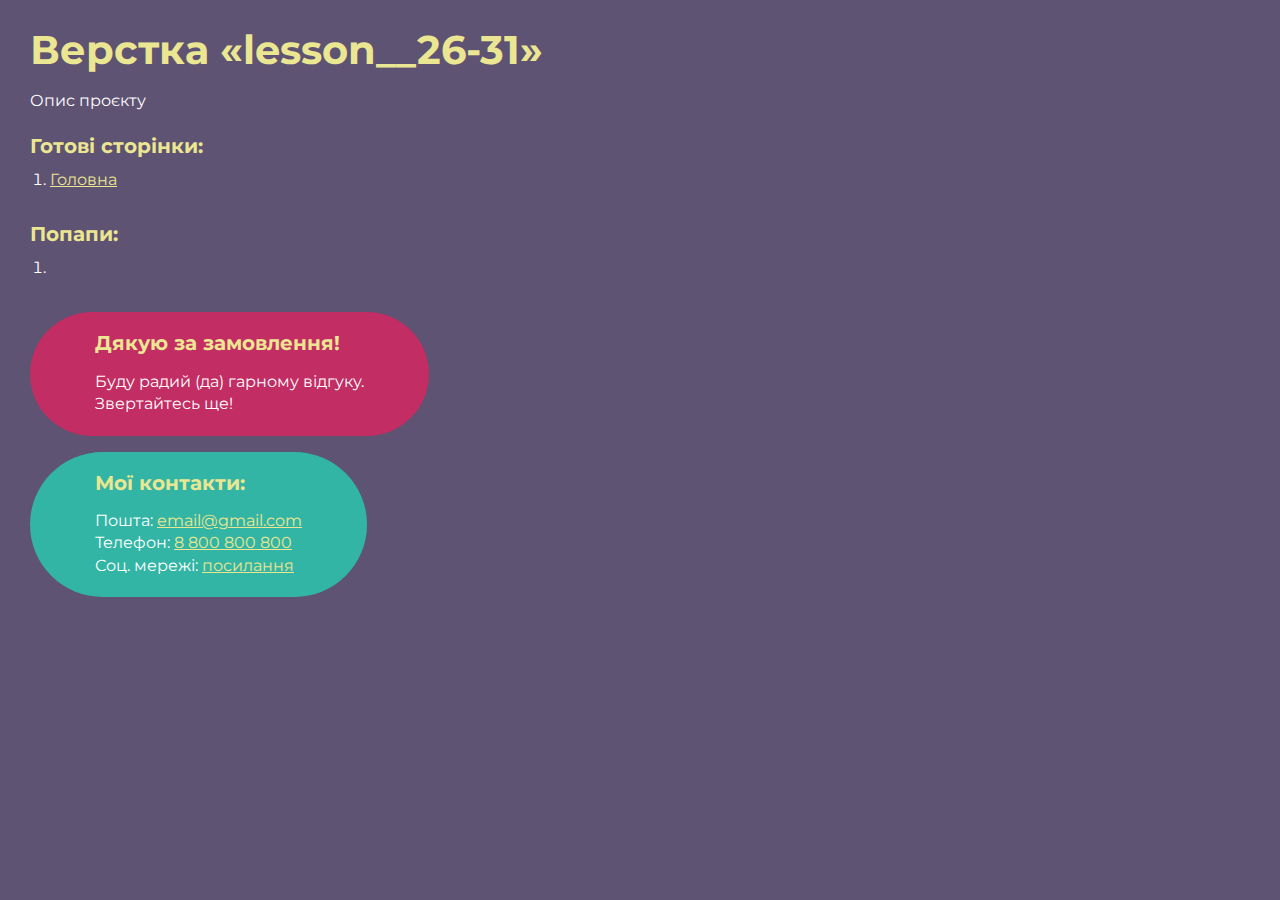
<file: index.html>
<!DOCTYPE html>
<html>

<head>
	<meta charset="UTF-8">
	<meta name="viewport" content="width=device-width, initial-scale=1.0">
	<title>Верстка «lesson__26-31»</title>
</head>

<body>
	<div class="rootpage">
		<h1>Верстка «lesson__26-31»</h1>
		<div class="rootpage__info">
			Опис проєкту
		</div>
		<h2>Готові сторінки:</h2>
		<ol class="rootpage__list">
			<li><a target="_blank" href="home.html">Головна</a></li>
		</ol>
		<h2>Попапи:</h2>
		<ol class="rootpage__list">
			<li><a target="_blank" href="home.html#"></a></li>
		</ol>
		<div class="rootpage__tnx">
			<h2>Дякую за замовлення!</h2>
			<p>Буду радий (да) гарному відгуку.</p>
			<p>Звертайтесь ще!</p>
		</div>
		<div class="rootpage__contacts">
			<h2>Мої контакти:</h2>
			<p>Пошта: <a href="mailto:email@gmail.com">email@gmail.com</a></p>
			<p>Телефон: <a href="tel:8800800800">8 800 800 800</a></p>
			<p>Соц. мережі: <a href="">посилання</a></p>
		</div>
	</div>
</body>
<style>
	@charset "UTF-8";
	@import url("https://fonts.googleapis.com/css?family=Montserrat:regular,700&display=swap");

	*,
	*::before,
	*::after {
		padding: 0px;
		margin: 0px;
		border: 0px;
		box-sizing: border-box;
	}

	html,
	body {
		height: 100%;
		margin: 0;
		padding: 0;
		min-width: 320px;
		width: 100%;
		color: #fff;
		background-color: #5e5373;
	}

	body {
		font-family: Montserrat;
		font-size: 100%;
		line-height: 1;
		font-size: 1rem;
	}

	a {
		text-decoration: underline;
		color: #ebe691
	}

	a:visited {
		text-decoration: underline;
		color: #aaa768;
	}

	a:hover {
		text-decoration: none;
	}

	ul li {
		list-style: none;
	}

	img {
		vertical-align: top;
	}

	.wrapper {
		width: 100%;
		min-height: 100%;
		overflow: hidden;
	}

	.rootpage {
		padding: 30px;
		display: flex;
		flex-direction: column;
		align-items: flex-start;
	}

	@media (max-width: 767px) {
		.rootpage {
			padding: 30px 15px;
		}
	}

	h1 {
		color: #ebe691;
		font-size: 2.5rem;
		margin: 0px 0px 1.25rem 0px;
	}

	@media (max-width: 767px) {
		h1 {
			font-size: 1.85rem;
			margin: 0px 0px 1.25rem 0px;
		}
	}

	h2 {
		color: #ebe691;
		font-size: 1.25rem;
		margin: 0px 0px 1rem 0px;
	}

	@media (max-width: 767px) {
		h2 {
			font-size: 1.125rem;
			margin: 0px 0px 1rem 0px;
		}
	}

	.rootpage__info {
		line-height: 140%;
		margin: 0px 0px 1.5rem 0px;
	}

	.rootpage__list {
		margin: 0px 0px 2.25rem 1.25rem;
	}

	.rootpage__list li:not(:last-child) {
		margin: 0px 0px 15px 0px;
	}

	.rootpage__contacts,
	.rootpage__tnx {
		border-radius: 200px;
		padding: 20px 65px;
		line-height: 140%;
	}

	@media (max-width: 767px) {

		.rootpage__contacts,
		.rootpage__tnx {
			border-radius: 40px;
			padding: 20px;
		}
	}

	.rootpage__contacts {
		background: #32b5a4;

	}

	.rootpage__contacts a {
		color: #ebe691;
	}

	.rootpage__tnx {
		background: #c22d63;
		margin: 0px 0px 1rem 0px;
	}
</style>

</html>
</file>
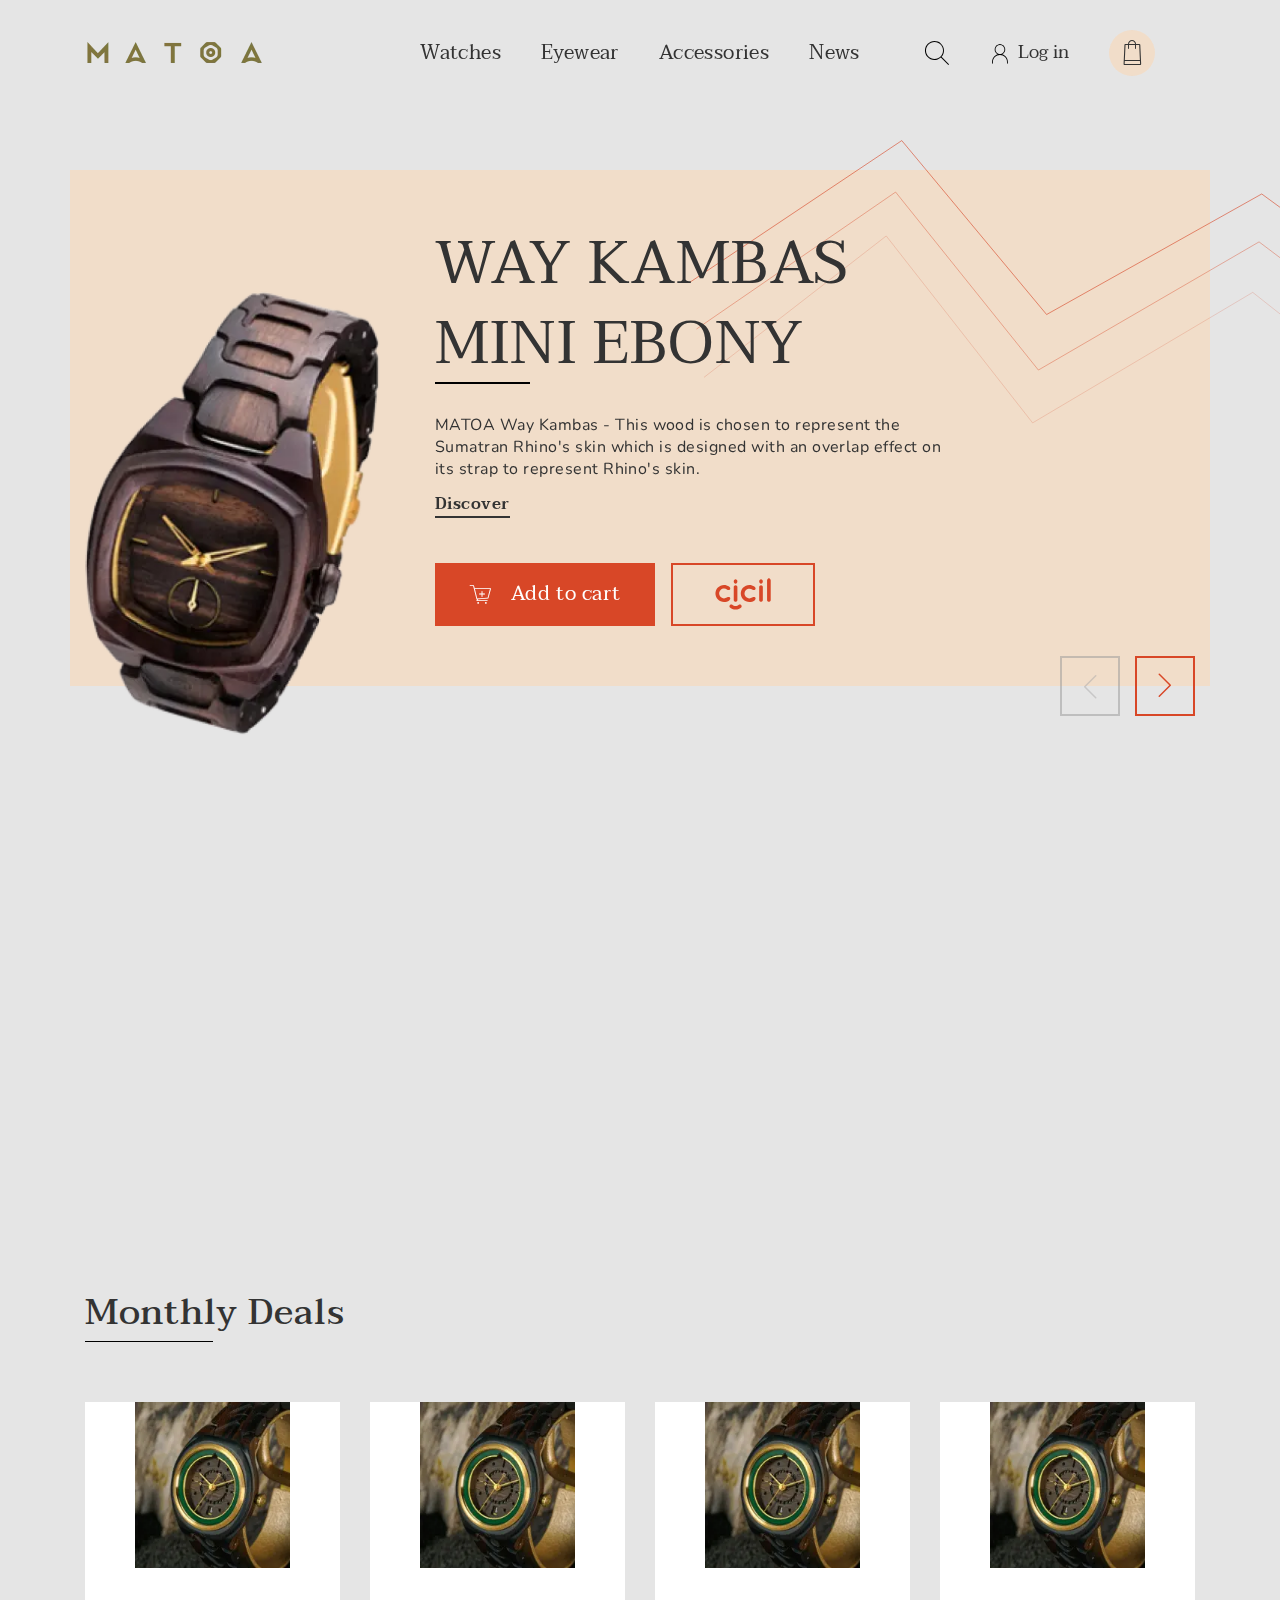
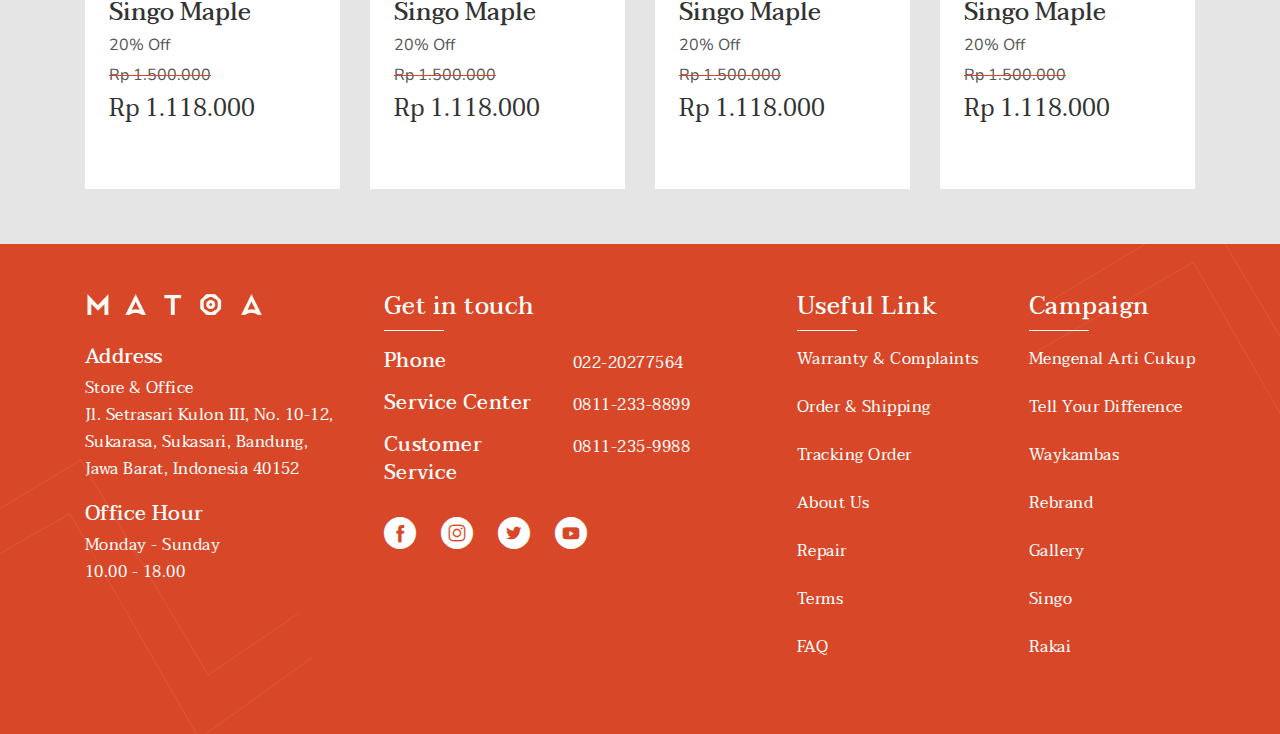
<file: home.html>
<!DOCTYPE html>
<html lang="en">

<head>
	<title>HomePage</title>
	<meta charset="UTF-8">
	<meta name="format-detection" content="telephone=no">
	<!-- <style>body{opacity: 0;}</style> -->
	<link rel="stylesheet" href="css/style.min.css?_v=20221227115757">
	<link rel="shortcut icon" href="favicon.ico">
	<!-- <meta name="robots" content="noindex, nofollow"> -->
	<meta name="viewport" content="width=device-width, initial-scale=1.0">
</head>

<body>
	<div class="wrapper">
		<header class="header" data-lp>
			<div class="header__container">
				<a href="#" class="header__logo">
					<picture><source srcset="img/logo.webp" type="image/webp"><img src="img/logo.png" alt="logo"></picture>
				</a>
				<div class="header__menu menu">
					<nav class="menu__body">
						<ul class="menu__list">
							<li class="menu__item">
								<a href="#" class="menu__link">Watches</a>
							</li>
							<li class="menu__item">
								<a href="#" class="menu__link">Eyewear</a>
							</li>
							<li class="menu__item">
								<a href="#" class="menu__link">Accessories</a>
							</li>
							<li class="menu__item">
								<a href="#" class="menu__link">News</a>
							</li>
						</ul>
					</nav>
				</div>
				<div class="header__actions actions-header">
					<a data-popup="#search" href="#" class="actions-header__search _icon-search"></a>
					<a href="#" data-da=".menu__body, 450" class="actions-header__login _icon-user">Log in</a>
					<a href="#" class="actions-header__bag _icon-bag"></a>
					<button type="button" class="actions-header icon-menu"><span></span></button>
				</div>
			</div>
		</header>
		<main class="page">
			<section class="page__main-slider slider-main">
				<div class="slider-main__container">
					<!-- Оболочка слайдера -->
					<div class="slider-main__slider swiper">
						<!-- Двигающееся часть слайдера -->
						<div class="slider-main__wrapper swiper-wrapper">
							<!-- Слайд -->
							<div class="slider-main__slide slide-main-slider swiper-slide">
								<div data-da=".slide-main-slider__body, 767.98,1" class="slide-main-slider__img-ibg">
									<picture><source srcset="img/slider1/image1.webp" type="image/webp"><img src="img/slider1/image1.png" alt="slider"></picture>
								</div>
								<div class="slide-main-slider__body">
									<h2 class="slide-main-slider__title">WAY KAMBAS
										MINI EBONY</h2>
									<div class="slide-main-slider__text">
										<p>MATOA Way Kambas - This wood is chosen to represent the Sumatran Rhino's skin which is
											designed with an overlap effect on its strap to represent Rhino's skin.</p>
									</div>
									<a href="#" class="slide-main-slider__link link">Discover</a>
									<div class="slide-main-slider__actions">
										<button type="button" class="slide-main-slider__btn button button--card"><span class="_icon-card-plus">Add to cart</span></button>
										<a href="#" class="slide-main-slider__cicil"><img src="img/slider1/cicil.svg" alt="cicil"></a>
									</div>
								</div>
							</div>
							<div class="slider-main__slide slide-main-slider swiper-slide">
								<div class="slide-main-slider__img-ibg" data-da=".slide-main-slider__body--2, 767.98,1">
									<picture><source srcset="img/slider1/image2.webp" type="image/webp"><img src="img/slider1/image2.png" alt="slider"></picture>
								</div>
								<div class="slide-main-slider__body slide-main-slider__body--2">
									<h2 class="slide-main-slider__title">WAY KAMBAS
										MINI EBONY</h2>
									<div class="slide-main-slider__text">
										<p>MATOA Way Kambas - This wood is chosen to represent the Sumatran Rhino's skin which is
											designed with an overlap effect on its strap to represent Rhino's skin.</p>
									</div>
									<a href="#" class="slide-main-slider__link link">Discover</a>
									<div class="slide-main-slider__actions">
										<button type="button" class="slide-main-slider button button--card"><span class="_icon-card-plus">Add to cart</span></button>
										<a href="#" class="slide-main-slider__cicil"><img src="img/slider1/cicil.svg" alt="cicil"></a>
									</div>
								</div>
							</div>
							<div class="slider-main__slide slide-main-slider swiper-slide">
								<div class="slide-main-slider__img-ibg" data-da=".slide-main-slider__body--3, 767.98,1">
									<picture><source srcset="img/slider1/image3.webp" type="image/webp"><img src="img/slider1/image3.png" alt="slider"></picture>
								</div>
								<div class="slide-main-slider__body slide-main-slider__body--3">
									<h2 class="slide-main-slider__title">WAY KAMBAS
										MINI EBONY</h2>
									<div class="slide-main-slider__text">
										<p>MATOA Way Kambas - This wood is chosen to represent the Sumatran Rhino's skin which is
											designed with an overlap effect on its strap to represent Rhino's skin.</p>
									</div>
									<a href="#" class="slide-main-slider__link link">Discover</a>
									<div class="slide-main-slider__actions">
										<button type="button" class="slide-main-slider button button--card"><span class="_icon-card-plus">Add to cart</span></button>
										<a href="#" class="slide-main-slider__cicil"><img src="img/slider1/cicil.svg" alt="cicil"></a>
									</div>
								</div>
							</div>
						</div>
						<!-- Если нужна навигация (влево/вправо) -->
						<div class="slider-main__arrows">
							<button type="button" class="slider-main__arrow swiper-button-prev _icon-arr"></button>
							<button type="button" class="slider-main__arrow swiper-button-next _icon-arr"></button>
						</div>
					</div>
				</div>
			</section>
			<div data-watch data-watch-threshold="0.2" class="page__discover-now now-discover">
				<div class="now-discover__container">
					<div class="now-discover__inner">
						<div class="now-discover__body">
							<h3 class="now-discover__title">Luxurious <span>Eyewear</span></h3>
							<div class="now-discover__text">See the beauty of exotic world with the luxurious glasses</div>
							<a href="#" class="now-discover__link link">Discover Now</a>
							<div class="now-discover__img">
								<picture><source srcset="img/now-discover/image1.webp" type="image/webp"><img src="img/now-discover/image1.jpg" alt="now-discover"></picture>
							</div>
						</div>
					</div>
					<div class="now-discover__inner">
						<div class="now-discover__body">
							<h3 class="now-discover__title">Comfortable<span> Watches</span></h3>
							<div class="now-discover__text">Feels the balancing function and beauty in our wooden watches
							</div>
							<a href="#" class="now-discover__link link">Discover Now</a>
							<div class="now-discover__img">
								<picture><source srcset="img/now-discover/image2.webp" type="image/webp"><img src="img/now-discover/image2.jpg" alt="now-discover"></picture>
							</div>
						</div>
					</div>
				</div>
			</div>
			<section class="page__monthly monthly">
				<div class="monthly__container">
					<h2 class="monthly__title title">Monthly Deals</h2>
					<div class="monthly__columns">
						<div class="monthly__inner">
							<a href="#" class="monthly__img-ibg">
								<picture><source srcset="img/monthly/image2.webp" type="image/webp"><img src="img/monthly/image2.jpg" alt="monthly"></picture>
							</a>
							<div class="monthly__items items-monthly">
								<h4 class="items-monthly__title">Singo Maple</h4>
								<div class="items-monthly__sale">20% Off</div>
								<div class="items-monthly__old-prase old-prase">Rp 1.500.000</div>
								<div class="items-monthly__prase">Rp 1.118.000</div>
								<div class="items-monthly__actions">
									<button type="button" class="items-monthly__favorite _icon-favorit"></button>
									<button type="submit" class="items-monthly__btn">Add to cart</button>
								</div>
							</div>
						</div>
						<div class="monthly__inner">
							<a href="#" class="monthly__img-ibg">
								<picture><source srcset="img/monthly/image2.webp" type="image/webp"><img src="img/monthly/image2.jpg" alt="monthly"></picture>
							</a>
							<div class="monthly__items items-monthly">
								<h4 class="items-monthly__title">Singo Maple</h4>
								<div class="items-monthly__sale">20% Off</div>
								<div class="items-monthly__old-prase old-prase">Rp 1.500.000</div>
								<div class="items-monthly__prase">Rp 1.118.000</div>
								<div class="items-monthly__actions">
									<button type="button" class="items-monthly__favorite _icon-favorit"></button>
									<button type="submit" class="items-monthly__btn">Add to cart</button>
								</div>
							</div>
						</div>
						<div class="monthly__inner">
							<a href="#" class="monthly__img-ibg">
								<picture><source srcset="img/monthly/image2.webp" type="image/webp"><img src="img/monthly/image2.jpg" alt="monthly"></picture>
							</a>
							<div class="monthly__items items-monthly">
								<h4 class="items-monthly__title">Singo Maple</h4>
								<div class="items-monthly__sale">20% Off</div>
								<div class="items-monthly__old-prase old-prase">Rp 1.500.000</div>
								<div class="items-monthly__prase">Rp 1.118.000</div>
								<div class="items-monthly__actions">
									<button type="button" class="items-monthly__favorite _icon-favorit"></button>
									<button type="submit" class="items-monthly__btn">Add to cart</button>
								</div>
							</div>
						</div>
						<div class="monthly__inner">
							<a href="#" class="monthly__img-ibg">
								<picture><source srcset="img/monthly/image2.webp" type="image/webp"><img src="img/monthly/image2.jpg" alt="monthly"></picture>
							</a>
							<div class="monthly__items items-monthly">
								<h4 class="items-monthly__title">Singo Maple</h4>
								<div class="items-monthly__sale">20% Off</div>
								<div class="items-monthly__old-prase old-prase">Rp 1.500.000</div>
								<div class="items-monthly__prase">Rp 1.118.000</div>
								<div class="items-monthly__actions">
									<button type="button" class="items-monthly__favorite _icon-favorit"></button>
									<button type="submit" class="items-monthly__btn">Add to cart</button>
								</div>
							</div>
						</div>
					</div>
				</div>
			</section>
		</main>
		<footer data-spollers="991.98,max" class="footer">
			<div class="footer__container">
				<div class="footer__column">
					<a href="#" class="footer__logo">
						<picture><source srcset="img/logo-footer.webp" type="image/webp"><img src="img/logo-footer.png" alt="logo-footer"></picture>
					</a>
					<div class="footer__blocks">
						<div class="footer__block">
							<h4 class="footer__label label-footer">Address</h4>
							<div class="footer__text">
								<p>Store & Office</p>
								<p>Jl. Setrasari Kulon III, No. 10-12,</p>
								<p>Sukarasa, Sukasari, Bandung,</p>
								<p>Jawa Barat, Indonesia 40152</p>
							</div>
						</div>
						<div class="footer__block">
							<h4 class="footer__label label-footer">Office Hour</h4>
							<div class="footer__text">
								<p>Monday - Sunday</p>
								<p>10.00 - 18.00</p>
							</div>
						</div>
					</div>
				</div>
				<div class="footer__column">
					<button type="button" data-spoller class="footer__title title title--white _icon-arr">Get in touch</button>
					<div class="footer__contacts contacts-footer">
						<div class="contacts-footer__body">
							<div class="contacts-footer label-footer">Phone</div>
							<a href="tel:02220277564" class="contacts-footer__value">022-20277564</a>
							<div class="contacts-footer label-footer">Service Center</div>
							<a href="tel:08112338899" class="contacts-footer__value">0811-233-8899</a>
							<div class="contacts-footer label-footer">Customer
								Service</div>
							<a href="tel:08112359988" class="contacts-footer__value">0811-235-9988</a>
							<div class="footer__social social">
								<a href="#" class="social__item _icon-s-fasebook"></a>
								<a href="#" class="social__item _icon-s-instagram"></a>
								<a href="#" class="social__item _icon-s-twitter"></a>
								<a href="#" class="social__item _icon-s-youtube"></a>
							</div>
						</div>
					</div>
				</div>
				<div class="footer__column">
					<button type="button" data-spoller class="footer__title title title--white _icon-arr">Useful Link</button>
					<nav class="footer__menu menu-footer">
						<ul class="menu-footer__list">
							<li class="menu-footer__item">
								<a href="" class="menu-footer__link">Warranty & Complaints</a>
							</li>
							<li class="menu-footer__item">
								<a href="" class="menu-footer__link">Order & Shipping</a>
							</li>
							<li class="menu-footer__item">
								<a href="" class="menu-footer__link">Tracking Order</a>
							</li>
							<li class="menu-footer__item">
								<a href="" class="menu-footer__link">About Us</a>
							</li>
							<li class="menu-footer__item">
								<a href="" class="menu-footer__link">Repair</a>
							</li>
							<li class="menu-footer__item">
								<a href="" class="menu-footer__link">Terms</a>
							</li>
							<li class="menu-footer__item">
								<a href="" class="menu-footer__link">FAQ</a>
							</li>
						</ul>
					</nav>
				</div>
				<div class="footer__column">
					<button type="button" data-spoller class="footer__title title title--white _icon-arr">Campaign</button>
					<nav class="footer__menu menu-footer">
						<ul class="menu-footer__list">
							<li class="menu-footer__item">
								<a href="" class="menu-footer__link">Mengenal Arti Cukup</a>
							</li>
							<li class="menu-footer__item">
								<a href="" class="menu-footer__link">Tell Your Difference</a>
							</li>
							<li class="menu-footer__item">
								<a href="" class="menu-footer__link">Waykambas</a>
							</li>
							<li class="menu-footer__item">
								<a href="" class="menu-footer__link">Rebrand</a>
							</li>
							<li class="menu-footer__item">
								<a href="" class="menu-footer__link">Gallery</a>
							</li>
							<li class="menu-footer__item">
								<a href="" class="menu-footer__link">Singo</a>
							</li>
							<li class="menu-footer__item">
								<a href="" class="menu-footer__link">Rakai</a>
							</li>
						</ul>
					</nav>
				</div>
			</div>
		</footer>
	</div>
	<div id="search" aria-hidden="true" class="popup">
		<div class="popup__wrapper">
			<div class="popup__content">
				<button data-close type="button" class="popup__close"></button>
				<div class="popup__text">
					<form action="#" class="search-form">
						<div class="search-form__title title title--small">Search</div>
						<div class="search-form__inner">
							<input autocomplete="off" type="text" name="form-search" data-error="Ошибка" placeholder="Поиск" class="search-form__input">
							<button type="submit" class="search-form__btn button button--pop _icon-search"></button>
						</div>
					</form>
				</div>
			</div>
		</div>
	</div>
	<script src="js/app.min.js?_v=20221227115757"></script>
</body>

</html>
</file>
<file: css/style.min.css>
@charset "UTF-8";@import url(https://fonts.googleapis.com/css?family=Taviraj:regular,500,600&display=swap);@import url(https://fonts.googleapis.com/css?family=Nunito:regular&display=swap);@font-face{font-family:icons;font-display:swap;src:url(../fonts/icons.woff2) format("woff2"),url(../fonts/icons.woff) format("woff");font-weight:400;font-style:normal}[class*=_icon-]:before{font-family:icons;font-style:normal;font-weight:400;font-variant:normal;text-transform:none;line-height:1;-webkit-font-smoothing:antialiased;-moz-osx-font-smoothing:grayscale}[class*=_icon-]:before{display:block}._icon-arr:before{content:"\e900"}._icon-arr-slider:before{content:"\e901"}._icon-arr-slider-long:before{content:"\e902"}._icon-bag:before{content:"\e903"}._icon-card-delete:before{content:"\e904"}._icon-card-plus:before{content:"\e905"}._icon-delaver:before{content:"\e906"}._icon-favorit:before{content:"\e907"}._icon-list:before{content:"\e908"}._icon-massege:before{content:"\e909"}._icon-minus:before{content:"\e90a"}._icon-plus:before{content:"\e90b"}._icon-search:before{content:"\e90c"}._icon-s-fasebook:before{content:"\e90d"}._icon-s-instagram:before{content:"\e90e"}._icon-s-twitter:before{content:"\e90f"}._icon-s-youtube:before{content:"\e910"}._icon-time:before{content:"\e911"}._icon-user:before{content:"\e912"}._icon-Vector:before{content:"\e913"}._icon-Vector-1:before{content:"\e914"}*{padding:0;margin:0;border:0}*,:after,:before{-webkit-box-sizing:border-box;box-sizing:border-box}body,html{height:100%;min-width:320px}body{color:#555;line-height:1;font-family:Nunito;font-size:1rem;-ms-text-size-adjust:100%;-moz-text-size-adjust:100%;-webkit-text-size-adjust:100%;-webkit-font-smoothing:antialiased;-moz-osx-font-smoothing:grayscale}button,input,textarea{font-family:Nunito;font-size:inherit}button{cursor:pointer;color:inherit;background-color:transparent}a{color:inherit;text-decoration:none}ul li{list-style:none}img{vertical-align:top}h1,h2,h3,h4,h5,h6{font-weight:inherit;font-size:inherit}body{background-color:#e5e5e5}.lock body{overflow:hidden;-ms-touch-action:none;touch-action:none;-ms-scroll-chaining:none;overscroll-behavior:none}.wrapper{min-height:100%;display:-webkit-box;display:-ms-flexbox;display:flex;-webkit-box-orient:vertical;-webkit-box-direction:normal;-ms-flex-direction:column;flex-direction:column;overflow:hidden}@supports (overflow:clip){.wrapper{overflow:clip}}.wrapper>main{-webkit-box-flex:1;-ms-flex:1 1 auto;flex:1 1 auto}.wrapper>*{min-width:0}[class*=__container]{max-width:71.25rem;margin:0 auto;padding:0 .9375rem}body::after{content:"";background-color:rgba(0,0,0,.5);position:fixed;width:100%;height:100%;top:0;left:0;opacity:0;-webkit-transition:opacity .8s ease 0s;-o-transition:opacity .8s ease 0s;transition:opacity .8s ease 0s;pointer-events:none;z-index:149}.popup-show body::after{opacity:1}.popup{position:fixed;top:0;left:0;bottom:0;right:0;padding:30px 10px;-webkit-transition:visibility .8s ease 0s;-o-transition:visibility .8s ease 0s;transition:visibility .8s ease 0s;visibility:hidden;pointer-events:none}.popup_show{z-index:150;visibility:visible;overflow:auto;pointer-events:auto}.popup_show .popup__content{visibility:visible;-webkit-transform:scale(1);-ms-transform:scale(1);transform:scale(1)}.popup__wrapper{display:-webkit-box;display:-ms-flexbox;display:flex;-webkit-box-orient:vertical;-webkit-box-direction:normal;-ms-flex-direction:column;flex-direction:column;-webkit-box-align:center;-ms-flex-align:center;align-items:center;min-height:100%;-webkit-box-flex:1;-ms-flex:1 1 auto;flex:1 1 auto;width:100%;display:flex;-webkit-box-pack:center;-ms-flex-pack:center;justify-content:center;align-items:center}.popup__content{visibility:hidden;-webkit-transform:scale(0);-ms-transform:scale(0);transform:scale(0);-webkit-transition:-webkit-transform .3s ease 0s;transition:-webkit-transform .3s ease 0s;-o-transition:transform .3s ease 0s;transition:transform .3s ease 0s;transition:transform .3s ease 0s,-webkit-transform .3s ease 0s;background-color:rgba(222,59,59,.95);padding:20px;width:100%;max-width:900px;border-radius:20px}.lock .popup__content{visibility:visible}[data-ripple]{position:absolute;overflow:hidden}.ripple{position:absolute;border-radius:50%;background-color:rgba(255,255,255,.3);border:1px solid rgba(255,255,255,.5);-webkit-animation:button-circle 1.5s ease forwards;animation:button-circle 1.5s ease forwards}@-webkit-keyframes button-circle{0%{-webkit-transform:scale(0);transform:scale(0)}100%{-webkit-transform:scale(10);transform:scale(10);opacity:0}}@keyframes button-circle{0%{-webkit-transform:scale(0);transform:scale(0)}100%{-webkit-transform:scale(10);transform:scale(10);opacity:0}}[class*=-ibg]{position:relative}[class*=-ibg] img{position:absolute;width:100%;height:100%;top:0;left:0;-o-object-fit:contain;object-fit:contain}[class*=-ibg_contain] img{-o-object-fit:contain;object-fit:contain}.title{font-family:Taviraj;font-size:2.25rem;font-weight:500;line-height:1.1111111111;letter-spacing:.02em;color:#333}.title::after{content:"";background-color:#000;width:3.5555555556em;height:.0625rem;display:block;margin-top:.2222222222em}.title--small::after{content:"";width:1.8055555556em}.title--white{color:#fff;font-size:1.5rem}.title--white::after{content:"";width:2.5em;background-color:#fff;margin-top:.4166666667em}.label-footer{font-family:Taviraj;font-size:1.25rem;font-weight:500;line-height:1.4;letter-spacing:.02em}.label-footer:not(:last-child){margin-bottom:.375rem}.button{display:-webkit-inline-box;display:-ms-inline-flexbox;display:inline-flex;padding:.9375rem 3rem;background-color:#d84727;font-family:taviraj;font-weight:500;font-size:1.25rem;line-height:1.6;letter-spacing:.03em;-webkit-transition:all .5s;-o-transition:all .5s;transition:all .5s;color:#fff}.button--card{line-height:1.7;padding:.875rem 2.1875rem;font-weight:400;display:-webkit-box;display:-ms-flexbox;display:flex;-webkit-box-pack:center;-ms-flex-pack:center;justify-content:center}.button--card span{display:-webkit-box;display:-ms-flexbox;display:flex;-webkit-box-align:center;-ms-flex-align:center;align-items:center;gap:1.125rem}.button--card span::before{font-size:1.375rem;font-weight:400;-webkit-box-flex:0;-ms-flex:0 0 1.375rem;flex:0 0 1.375rem}.link{font-family:Taviraj;font-weight:600;line-height:1.75;letter-spacing:.03em;color:#333;position:relative;display:inline-block}.link::before{content:"";-webkit-transition:.5s;-o-transition:.5s;transition:.5s;position:absolute;bottom:0;left:0;width:100%;height:.125rem;background-color:#333;-webkit-transform:scale(1);-ms-transform:scale(1);transform:scale(1)}.old-prase{position:relative;line-height:1.5;display:inline-block}.old-prase::before{content:"";position:absolute;top:50%;left:0;height:.0625rem;width:100%;background-color:#d84727}.icon-menu{display:none}.header{position:fixed;top:0;left:0;width:100%;background-color:rgba(229,229,229,.867);z-index:50}.header__container{display:-ms-grid;display:grid;-ms-grid-columns:17.5rem 1fr 17.5rem;grid-template-columns:17.5rem 1fr 17.5rem;-webkit-box-align:center;-ms-flex-align:center;align-items:center}.header__logo{position:relative;z-index:5}.header__logo img{max-width:11.125rem}.menu-open .menu__body{left:0}.menu__list{display:-webkit-box;display:-ms-flexbox;display:flex;-webkit-box-pack:center;-ms-flex-pack:center;justify-content:center;-webkit-box-align:center;-ms-flex-align:center;align-items:center;-webkit-column-gap:2.5rem;-moz-column-gap:2.5rem;column-gap:2.5rem;-ms-flex-wrap:wrap;flex-wrap:wrap;row-gap:.3125rem}.menu__link{font-family:taviraj;font-size:1.25rem;line-height:1.7;letter-spacing:.02em;color:#333;position:relative}.menu__link::after{-webkit-transition:all .5s;-o-transition:all .5s;transition:all .5s;position:absolute;content:"";width:100%;-webkit-transform:scale(0);-ms-transform:scale(0);transform:scale(0);height:.125rem;left:0;bottom:-3%;background-color:#333}.actions-header{position:relative;z-index:5;display:-webkit-box;display:-ms-flexbox;display:flex;-webkit-box-pack:end;-ms-flex-pack:end;justify-content:end;-webkit-box-align:center;-ms-flex-align:center;align-items:center;gap:2.5rem}.actions-header__login{display:-webkit-box;display:-ms-flexbox;display:flex;-webkit-box-align:center;-ms-flex-align:center;align-items:center;font-weight:400;gap:.5rem;font-size:1.125rem;line-height:1.6666666667;font-family:taviraj;color:#333;-webkit-transition:color .3s;-o-transition:color .3s;transition:color .3s}.actions-header__login::before{font-size:1.3125rem;color:#000;-webkit-transition:color .3s;-o-transition:color .3s;transition:color .3s}.menu-open .actions-header__login{color:#131313}._icon-bag{font-size:1.5rem;color:#333;-webkit-box-flex:0;-ms-flex:0 0 2.875rem;flex:0 0 2.875rem;width:2.875rem;height:2.875rem;background-color:#f1ddc9;border-radius:50%;display:-webkit-box;display:-ms-flexbox;display:flex;-webkit-box-pack:center;-ms-flex-pack:center;justify-content:center;-webkit-box-align:center;-ms-flex-align:center;align-items:center;-webkit-transition:color .3s;-o-transition:color .3s;transition:color .3s}._icon-search{font-size:1.5625rem;color:#000;-webkit-transition:color .3s;-o-transition:color .3s;transition:color .3s}.popup{max-width:37.5rem;margin:0 auto}.popup__close{position:absolute;width:1.875rem;height:1.875rem;right:.625rem;top:.625rem}.popup__close::after,.popup__close::before{content:"";background-color:#000;position:absolute;width:100%;height:.125rem;left:0;top:50%}.popup__close::before{content:"";-webkit-transform:rotate(45deg);-ms-transform:rotate(45deg);transform:rotate(45deg)}.popup__close::after{content:"";-webkit-transform:rotate(-45deg);-ms-transform:rotate(-45deg);transform:rotate(-45deg)}.search-form__title:not(:last-child){margin-bottom:.9375rem}.search-form__inner{display:-webkit-box;display:-ms-flexbox;display:flex;gap:1.25rem;-ms-flex-wrap:wrap;flex-wrap:wrap;-webkit-box-pack:center;-ms-flex-pack:center;justify-content:center}.search-form__input{-webkit-box-flex:1;-ms-flex:1 1 auto;flex:1 1 auto;padding:.625rem;outline:0;height:3.4375rem;background-color:#f2ae91;border-radius:.3125rem}.button--pop{background-color:#f2ae91;-webkit-transition:all .3s;-o-transition:all .3s;transition:all .3s;height:3.4375rem;border-radius:.3125rem}.slider-main__container{position:relative}.slider-main__container::before{content:"";position:absolute;top:0;left:0;width:100%;height:calc(100% - 114px);background-color:#f1ddc9;z-index:1}.slider-main__container::after{content:"";position:absolute;top:0;right:0;-webkit-transform:translate(32%,-21%);-ms-transform:translate(32%,-21%);transform:translate(32%,-21%);background:url(../img/slider1/decor-slider.svg) 0 0/100% no-repeat;z-index:2}.slider-main__slider{padding-bottom:3.375rem;position:relative;z-index:5}.slider-main__slide{display:-webkit-box;display:-ms-flexbox;display:flex;gap:3.125rem}.slider-main__arrows{display:-webkit-box;display:-ms-flexbox;display:flex;gap:.9375rem;font-size:1.5rem;color:#d84727;-webkit-box-pack:center;-ms-flex-pack:center;justify-content:center}.slider-main__arrow.swiper-button-disabled{border:.125rem solid #989898;color:#acaaaa;opacity:.5;cursor:default}.slider-main__arrow.swiper-button-disabled:hover{background-color:transparent;color:#acaaaa}.swiper-button-prev{width:2.5rem;height:2.5rem;border:.125rem solid #d84727;-webkit-transition:all .3s;-o-transition:all .3s;transition:all .3s}.swiper-button-prev::before{-webkit-transform:rotate(180deg);-ms-transform:rotate(180deg);transform:rotate(180deg)}.swiper-button-next{width:2.5rem;height:2.5rem;border:.125rem solid #d84727;-webkit-transition:all .3s;-o-transition:all .3s;transition:all .3s}.slide-main-slider__img-ibg{position:relative;-webkit-box-flex:0;-ms-flex:0 1 18.75rem;flex:0 1 18.75rem;padding-bottom:60%}.slide-main-slider__img-ibg:not(:last-child){margin-bottom:1.875rem}.slide-main-slider__title{font-family:Taviraj;font-weight:400;line-height:1.3333333333;letter-spacing:.02em;color:#333;position:relative;padding-top:3.375rem}.slide-main-slider__title:not(:last-child){margin-bottom:1.875rem}.slide-main-slider__title::before{content:"";position:absolute;width:1.5833333333em;height:.125rem;background-color:#000;bottom:0;left:0}.slide-main-slider__text{font-weight:400;line-height:1.375;letter-spacing:.03em;color:#333}.slide-main-slider__text:not(:last-child){margin-bottom:.625rem}.slide-main-slider__actions{display:-webkit-box;display:-ms-flexbox;display:flex;-ms-flex-wrap:wrap;flex-wrap:wrap;gap:1rem;-webkit-box-flex:0;-ms-flex:0 0 auto;flex:0 0 auto;text-align:center}.slide-main-slider__btn{height:3.9375rem}.slide-main-slider__cicil{padding:.8125rem 2.625rem;border:.125rem solid #d84727;height:3.9375rem;-webkit-transition:.5s;-o-transition:.5s;transition:.5s}.slide-main-slider__cicil img{max-width:3.5rem}.page__discover-now{opacity:0;-webkit-transform:translateY(20%);-ms-transform:translateY(20%);transform:translateY(20%)}._watcher-view{-webkit-transition:all .8s;-o-transition:all .8s;transition:all .8s;opacity:1;-webkit-transform:translateY(0);-ms-transform:translateY(0);transform:translateY(0)}.now-discover__container{display:-ms-grid;display:grid;gap:1.875rem;-ms-grid-columns:(1fr)[2];grid-template-columns:repeat(2,1fr)}.now-discover__inner{background-color:#fff;padding:1.875rem .625rem .625rem 1.875rem}.now-discover__body{display:-ms-grid;display:grid;-ms-grid-columns:auto auto;grid-template-columns:auto auto;-webkit-box-align:start;-ms-flex-align:start;align-items:flex-start;-webkit-column-gap:.625rem;-moz-column-gap:.625rem;column-gap:.625rem}.now-discover__title{-ms-grid-column-span:2;grid-column:span 2;line-height:1.1428571429;letter-spacing:.03em;font-family:Taviraj;font-size:1.75rem;color:#333}.now-discover__title span{font-weight:600;color:#000}.now-discover__title:not(:last-child){margin-bottom:.5rem}.now-discover__text{position:relative;z-index:2;-ms-grid-column-span:2;grid-column:span 2;line-height:1.5;letter-spacing:.03em;max-width:21.25rem}.now-discover__text:not(:last-child){margin-bottom:.3125rem}.now-discover__link{-ms-grid-column-align:start;justify-self:start}.now-discover__img img{max-width:100%;max-height:9.375rem;-ms-grid-column-align:center;justify-self:center}.monthly__columns{display:-ms-grid;display:grid;-ms-grid-columns:(1fr)[4];grid-template-columns:repeat(4,1fr);gap:1.875rem}.monthly__inner{background-color:#fff;padding:0 1.5rem}.monthly__inner:hover .items-monthly__actions{opacity:1}.monthly__img-ibg{display:block;padding-bottom:80%}.monthly__img-ibg:not(:last-child){margin-bottom:1.875rem}.items-monthly__title{font-family:Taviraj;font-size:1.5rem;font-weight:500;line-height:1.25;color:#333}.items-monthly__title:not(:last-child){margin-bottom:.3125rem}.items-monthly__sale{line-height:1.5}.items-monthly__sale:not(:last-child){margin-bottom:.375rem}.items-monthly__old-prase:not(:last-child){margin-bottom:.375rem}.items-monthly__prase{font-family:Taviraj;font-size:1.5rem;line-height:1.3333333333;color:#333;padding-bottom:1.5rem}.items-monthly__actions{opacity:0;background-color:#e5e5e5;display:-webkit-box;display:-ms-flexbox;display:flex;-webkit-box-align:center;-ms-flex-align:center;align-items:center;gap:.625rem;-webkit-transition:opacity .8s;-o-transition:opacity .8s;transition:opacity .8s}.items-monthly__favorite{font-size:1.125rem;padding:.625rem;border:.0625rem solid #d84727}.items-monthly__btn{padding:.5rem 2.25rem;font-family:taviraj;line-height:1.5;letter-spacing:.02em;color:#fff;background-color:#d84727}.footer{font-family:Taviraj;background:#d84727;color:#fff}.footer__container{position:relative;display:-ms-grid;display:grid;-ms-grid-columns:(auto)[4];grid-template-columns:repeat(4,auto);gap:3.125rem}.footer__container::after,.footer__container::before{content:"";position:absolute;width:25.8125rem;height:17.5rem;background:url(../img/decor-line.svg) 0 0/100% no-repeat}.footer__container::before{content:"";left:0;top:44%;-webkit-transform:translateX(-41%);-ms-transform:translateX(-41%);transform:translateX(-41%)}.footer__container::after{content:"";top:0;right:0;-webkit-transform:translate(55%,-13%);-ms-transform:translate(55%,-13%);transform:translate(55%,-13%)}.footer__column{position:relative;z-index:2}.footer__logo{display:inline-block}.footer__logo img{max-width:11.125rem}.footer__logo:not(:last-child){margin-bottom:1.6875rem}.footer__block:not(:last-child){margin-bottom:1.25rem}.footer__text{line-height:1.375;letter-spacing:.03em}.footer__text p:not(:last-child){margin-bottom:.3125rem}.footer__title{cursor:default}.footer__title::before{display:block;position:absolute;top:0;right:0;-webkit-transform:rotate(90deg);-ms-transform:rotate(90deg);transform:rotate(90deg)}.footer__title._spoller-active::before{-webkit-transform:rotate(270deg);-ms-transform:rotate(270deg);transform:rotate(270deg)}.footer__contacts{padding-top:1rem}.footer .contacts-footer__body{display:-ms-grid;display:grid;-ms-grid-columns:(1fr)[2];grid-template-columns:repeat(2,1fr);-webkit-box-pack:justify;-ms-flex-pack:justify;justify-content:space-between;-webkit-column-gap:.9375rem;-moz-column-gap:.9375rem;column-gap:.9375rem;row-gap:.5rem}.footer__social{padding-top:1rem;-ms-grid-column-span:2;grid-column:span 2}.contacts-footer__value{line-height:2;letter-spacing:.03em}.social{display:-webkit-box;display:-ms-flexbox;display:flex;-ms-flex-wrap:wrap;flex-wrap:wrap;gap:1.5625rem;font-size:2rem}.social__item{-webkit-transition:color .3s;-o-transition:color .3s;transition:color .3s}.menu-footer__item{padding-top:1rem}.menu-footer__item:not(:last-child){margin-bottom:.5rem}.menu-footer__link{letter-spacing:.03em;line-height:1.5}.swiper{overflow:hidden}.swiper-wrapper{width:100%;height:100%;-webkit-box-sizing:content-box;box-sizing:content-box;display:-webkit-box;display:-ms-flexbox;display:flex;position:relative}.swiper-vertical .swiper-wrapper{-webkit-box-orient:vertical;-webkit-box-direction:normal;-ms-flex-direction:column;flex-direction:column}.swiper-autoheight .swiper-wrapper{-webkit-box-align:start;-ms-flex-align:start;align-items:flex-start}.swiper-initialized .swiper-slide{-ms-flex-negative:0;flex-shrink:0}.swiper-android .swiper-slide,.swiper-android .swiper-wrapper{-webkit-transform:translate3d(0,0,0);transform:translate3d(0,0,0)}.swiper-button-lock{display:none!important}@media (min-width:47.99875em){.slide-main-slider__img-ibg{padding-bottom:42%;-webkit-transform:translateY(108px);-ms-transform:translateY(108px);transform:translateY(108px)}.slide-main-slider__title{max-width:26.25rem}.slide-main-slider__text{max-width:33.125rem}.slide-main-slider__cicil{-webkit-box-flex:0;-ms-flex:0 0 auto;flex:0 0 auto}}@media (min-width:61.99875em){.slider-main__arrows{-webkit-box-pack:end;-ms-flex-pack:end;justify-content:flex-end;-webkit-transform:translateY(-50%);-ms-transform:translateY(-50%);transform:translateY(-50%);padding-left:1.875rem;margin-top:1.25rem}.swiper-button-prev{width:3.75rem;height:3.75rem}.swiper-button-next{width:3.75rem;height:3.75rem}.now-discover__img{margin-top:-1.25rem;-ms-grid-column-align:end;justify-self:end}.footer__title::before{display:none}}@media (min-width:70.625em){.menu__list{-webkit-column-gap:2.5rem;-moz-column-gap:2.5rem;column-gap:2.5rem}.actions-header{-webkit-column-gap:2.5rem;-moz-column-gap:2.5rem;column-gap:2.5rem}}@media (min-width:71.25em){.header__container{min-height:6.625rem}.page__main-slider{padding-top:10.625rem}.page__main-slider{padding-bottom:4.375rem}.slider-main__container::after{width:49.375rem}.slider-main__container::after{height:31.6875rem}.slide-main-slider__title{font-size:3.75rem}.slide-main-slider__actions{padding-top:2.8125rem}.page__discover-now{padding-top:4.375rem}.page__discover-now{padding-bottom:2.8125rem}.page__monthly{padding-top:2.8125rem}.page__monthly{padding-bottom:3.4375rem}.monthly__title{margin-bottom:3.75rem}.footer__container{padding-top:3.125rem}.footer__container{padding-bottom:4.6875rem}.footer__container{gap:3.125rem}}@media (max-width:64em){.footer__container{gap:1.5625rem}}@media (max-width:62em){.menu__list{-webkit-column-gap:.9375rem;-moz-column-gap:.9375rem;column-gap:.9375rem}.actions-header{-webkit-column-gap:.9375rem;-moz-column-gap:.9375rem;column-gap:.9375rem}}@media (max-width:20em){.header__container{min-height:4.375rem}.page__main-slider{padding-top:6.25rem}.page__main-slider{padding-bottom:.625rem}.slider-main__container::after{width:25rem}.slider-main__container::after{height:16.0625rem}.slide-main-slider__title{font-size:2.1875rem}.slide-main-slider__actions{padding-top:1.25rem}.page__discover-now{padding-top:.9375rem}.page__discover-now{padding-bottom:1.25rem}.page__monthly{padding-top:1.25rem}.page__monthly{padding-bottom:1.25rem}.monthly__title{margin-bottom:1.875rem}.footer__container{padding-top:1.875rem}.footer__container{padding-bottom:1.875rem}}@media (max-width:63.99875em){.footer__container{-ms-grid-columns:(1fr)[3];grid-template-columns:repeat(3,1fr)}.footer__column:nth-child(1){-ms-grid-column-span:3;grid-column:span 3}.footer__logo{display:-webkit-box;display:-ms-flexbox;display:flex;-webkit-box-pack:center;-ms-flex-pack:center;justify-content:center}.footer__blocks{display:-webkit-box;display:-ms-flexbox;display:flex;-ms-flex-pack:distribute;justify-content:space-around}}@media (max-width:63.99875em) and (max-width:20em){.footer__blocks{gap:1.25rem}}@media (max-width:61.99875em){.header__container{-ms-grid-columns:8.75rem 1fr 8.75rem;grid-template-columns:8.75rem 1fr 8.75rem}.header__logo img{max-width:8.75rem}.actions-header__login::before{font-size:1.5625rem}.actions-header__login{font-size:0;gap:0}.slide-main-slider{padding-bottom:3.125rem}.footer__container{-ms-grid-columns:auto;grid-template-columns:auto}.footer__column:nth-child(1){-ms-grid-column-span:1;grid-column:span 1}.footer__logo{-webkit-box-pack:start;-ms-flex-pack:start;justify-content:flex-start}.footer__blocks{-webkit-box-pack:start;-ms-flex-pack:start;justify-content:flex-start}}@media (max-width:47.99875em){.icon-menu{display:block;position:relative;-webkit-box-flex:0;-ms-flex:0 0 1.875rem;flex:0 0 1.875rem;width:1.875rem;height:1.125rem;z-index:5}.icon-menu span,.icon-menu::after,.icon-menu::before{content:"";-webkit-transition:all .3s ease 0s;-o-transition:all .3s ease 0s;transition:all .3s ease 0s;right:0;position:absolute;width:100%;height:.125rem;background-color:#000}.icon-menu::before{top:0}.icon-menu::after{bottom:0}.icon-menu span{top:calc(50% - .0625rem)}.menu-open .icon-menu span{width:0}.menu-open .icon-menu::before{top:calc(50% - .0625rem);-webkit-transform:rotate(-45deg);-ms-transform:rotate(-45deg);transform:rotate(-45deg)}.menu-open .icon-menu::after{bottom:calc(50% - .0625rem);-webkit-transform:rotate(45deg);-ms-transform:rotate(45deg);transform:rotate(45deg)}.header__container::before{content:"";position:absolute;width:100%;background-color:#ec6e6e;top:0;left:-100%;z-index:2;-webkit-transition:left .5s;-o-transition:left .5s;transition:left .5s}.menu-open .header__container::before{left:0}.menu__body{position:fixed;width:100%;height:100%;background-color:#ec6e6e;top:0;left:-100%;overflow:auto;-webkit-transition:left .5s;-o-transition:left .5s;transition:left .5s;padding:6.25rem .9375rem 1.875rem .9375rem}.menu__list{-webkit-box-orient:vertical;-webkit-box-direction:normal;-ms-flex-direction:column;flex-direction:column;row-gap:1.25rem}.menu__link{font-size:1.875rem;font-weight:600;color:#131313}.menu-open ._icon-bag{-webkit-transition:all .3s;-o-transition:all .3s;transition:all .3s;background-color:transparent;color:#131313}.slider-main__container::before{height:calc(100% - 20px)}.slide-main-slider{padding-bottom:0}.slide-main-slider__actions{-webkit-box-orient:vertical;-webkit-box-direction:normal;-ms-flex-direction:column;flex-direction:column;-webkit-box-pack:center;-ms-flex-pack:center;justify-content:center;padding:1.25rem .3125rem 1.25rem}.now-discover__container{-ms-grid-columns:auto;grid-template-columns:auto}}@media (max-width:47.99875em) and (any-hover:none){.icon-menu{cursor:default}}@media (max-width:47.99875em) and (max-width:20em){.header__container::before{min-height:4.375rem}}@media (max-width:29.99875em){.footer__logo{-webkit-box-pack:center;-ms-flex-pack:center;justify-content:center}.footer__blocks{-webkit-box-orient:vertical;-webkit-box-direction:normal;-ms-flex-direction:column;flex-direction:column;-webkit-box-pack:center;-ms-flex-pack:center;justify-content:center;text-align:center}}@media (max-width:28.125em){.actions-header__login::before{font-size:1.875rem;color:#131313}.actions-header__login{font-size:1.875rem;-webkit-box-pack:center;-ms-flex-pack:center;justify-content:center;gap:.625rem;margin-top:.625rem;font-weight:600}}@media (max-width:23.4375em){.now-discover__body{row-gap:.625rem;-ms-grid-columns:auto;grid-template-columns:auto;-webkit-box-align:center;-ms-flex-align:center;align-items:center}.now-discover__title{grid-column:auto}.now-discover__text{grid-column:auto}}@media (min-width:48em) and (max-width:62em){@supports (gap:clamp(0.9375rem ,-2.2767857143rem + 6.6964285714vw ,1.875rem)){.header__container{gap:clamp(.9375rem ,-2.2767857143rem + 6.6964285714vw ,1.875rem)}}@supports not (gap:clamp(0.9375rem ,-2.2767857143rem + 6.6964285714vw ,1.875rem)){.header__container{gap:calc(.9375rem + .9375 * (100vw - 48rem)/ 14)}}}@media (min-width:20em) and (max-width:71.25em){@supports (min-height:clamp(4.375rem ,3.4969512195rem + 4.3902439024vw ,6.625rem)){.header__container{min-height:clamp(4.375rem ,3.4969512195rem + 4.3902439024vw ,6.625rem)}}@supports not (min-height:clamp(4.375rem ,3.4969512195rem + 4.3902439024vw ,6.625rem)){.header__container{min-height:calc(4.375rem + 2.25 * (100vw - 20rem)/ 51.25)}}@supports (padding-top:clamp(6.25rem ,4.5426829268rem + 8.5365853659vw ,10.625rem)){.page__main-slider{padding-top:clamp(6.25rem ,4.5426829268rem + 8.5365853659vw ,10.625rem)}}@supports not (padding-top:clamp(6.25rem ,4.5426829268rem + 8.5365853659vw ,10.625rem)){.page__main-slider{padding-top:calc(6.25rem + 4.375 * (100vw - 20rem)/ 51.25)}}@supports (padding-bottom:clamp(0.625rem ,-0.8384146341rem + 7.3170731707vw ,4.375rem)){.page__main-slider{padding-bottom:clamp(.625rem ,-.8384146341rem + 7.3170731707vw ,4.375rem)}}@supports not (padding-bottom:clamp(0.625rem ,-0.8384146341rem + 7.3170731707vw ,4.375rem)){.page__main-slider{padding-bottom:calc(.625rem + 3.75 * (100vw - 20rem)/ 51.25)}}@supports (width:clamp(25rem ,15.487804878rem + 47.5609756098vw ,49.375rem)){.slider-main__container::after{width:clamp(25rem ,15.487804878rem + 47.5609756098vw ,49.375rem)}}@supports not (width:clamp(25rem ,15.487804878rem + 47.5609756098vw ,49.375rem)){.slider-main__container::after{width:calc(25rem + 24.375 * (100vw - 20rem)/ 51.25)}}@supports (height:clamp(16.0625rem ,9.9649390244rem + 30.487804878vw ,31.6875rem)){.slider-main__container::after{height:clamp(16.0625rem ,9.9649390244rem + 30.487804878vw ,31.6875rem)}}@supports not (height:clamp(16.0625rem ,9.9649390244rem + 30.487804878vw ,31.6875rem)){.slider-main__container::after{height:calc(16.0625rem + 15.625 * (100vw - 20rem)/ 51.25)}}@supports (font-size:clamp(2.1875rem ,1.5777439024rem + 3.0487804878vw ,3.75rem)){.slide-main-slider__title{font-size:clamp(2.1875rem ,1.5777439024rem + 3.0487804878vw ,3.75rem)}}@supports not (font-size:clamp(2.1875rem ,1.5777439024rem + 3.0487804878vw ,3.75rem)){.slide-main-slider__title{font-size:calc(2.1875rem + 1.5625 * (100vw - 20rem)/ 51.25)}}@supports (padding-top:clamp(1.25rem ,0.6402439024rem + 3.0487804878vw ,2.8125rem)){.slide-main-slider__actions{padding-top:clamp(1.25rem ,.6402439024rem + 3.0487804878vw ,2.8125rem)}}@supports not (padding-top:clamp(1.25rem ,0.6402439024rem + 3.0487804878vw ,2.8125rem)){.slide-main-slider__actions{padding-top:calc(1.25rem + 1.5625 * (100vw - 20rem)/ 51.25)}}@supports (padding-top:clamp(0.9375rem ,-0.4039634146rem + 6.7073170732vw ,4.375rem)){.page__discover-now{padding-top:clamp(.9375rem ,-.4039634146rem + 6.7073170732vw ,4.375rem)}}@supports not (padding-top:clamp(0.9375rem ,-0.4039634146rem + 6.7073170732vw ,4.375rem)){.page__discover-now{padding-top:calc(.9375rem + 3.4375 * (100vw - 20rem)/ 51.25)}}@supports (padding-bottom:clamp(1.25rem ,0.6402439024rem + 3.0487804878vw ,2.8125rem)){.page__discover-now{padding-bottom:clamp(1.25rem ,.6402439024rem + 3.0487804878vw ,2.8125rem)}}@supports not (padding-bottom:clamp(1.25rem ,0.6402439024rem + 3.0487804878vw ,2.8125rem)){.page__discover-now{padding-bottom:calc(1.25rem + 1.5625 * (100vw - 20rem)/ 51.25)}}@supports (padding-top:clamp(1.25rem ,0.6402439024rem + 3.0487804878vw ,2.8125rem)){.page__monthly{padding-top:clamp(1.25rem ,.6402439024rem + 3.0487804878vw ,2.8125rem)}}@supports not (padding-top:clamp(1.25rem ,0.6402439024rem + 3.0487804878vw ,2.8125rem)){.page__monthly{padding-top:calc(1.25rem + 1.5625 * (100vw - 20rem)/ 51.25)}}@supports (padding-bottom:clamp(1.25rem ,0.3963414634rem + 4.2682926829vw ,3.4375rem)){.page__monthly{padding-bottom:clamp(1.25rem ,.3963414634rem + 4.2682926829vw ,3.4375rem)}}@supports not (padding-bottom:clamp(1.25rem ,0.3963414634rem + 4.2682926829vw ,3.4375rem)){.page__monthly{padding-bottom:calc(1.25rem + 2.1875 * (100vw - 20rem)/ 51.25)}}@supports (margin-bottom:clamp(1.875rem ,1.1432926829rem + 3.6585365854vw ,3.75rem)){.monthly__title{margin-bottom:clamp(1.875rem ,1.1432926829rem + 3.6585365854vw ,3.75rem)}}@supports not (margin-bottom:clamp(1.875rem ,1.1432926829rem + 3.6585365854vw ,3.75rem)){.monthly__title{margin-bottom:calc(1.875rem + 1.875 * (100vw - 20rem)/ 51.25)}}@supports (padding-top:clamp(1.875rem ,1.387195122rem + 2.4390243902vw ,3.125rem)){.footer__container{padding-top:clamp(1.875rem ,1.387195122rem + 2.4390243902vw ,3.125rem)}}@supports not (padding-top:clamp(1.875rem ,1.387195122rem + 2.4390243902vw ,3.125rem)){.footer__container{padding-top:calc(1.875rem + 1.25 * (100vw - 20rem)/ 51.25)}}@supports (padding-bottom:clamp(1.875rem ,0.7774390244rem + 5.487804878vw ,4.6875rem)){.footer__container{padding-bottom:clamp(1.875rem ,.7774390244rem + 5.487804878vw ,4.6875rem)}}@supports not (padding-bottom:clamp(1.875rem ,0.7774390244rem + 5.487804878vw ,4.6875rem)){.footer__container{padding-bottom:calc(1.875rem + 2.8125 * (100vw - 20rem)/ 51.25)}}}@media (max-width:47.99875em) and (min-width:71.25em){.header__container::before{min-height:6.625rem}}@media (max-width:47.99875em) and (min-width:20em) and (max-width:71.25em){@supports (min-height:clamp(4.375rem ,3.4969512195rem + 4.3902439024vw ,6.625rem)){.header__container::before{min-height:clamp(4.375rem ,3.4969512195rem + 4.3902439024vw ,6.625rem)}}@supports not (min-height:clamp(4.375rem ,3.4969512195rem + 4.3902439024vw ,6.625rem)){.header__container::before{min-height:calc(4.375rem + 2.25 * (100vw - 20rem)/ 51.25)}}}@media (min-width:62em) and (max-width:70.625em){@supports ((-moz-column-gap:clamp(0.9375rem ,-10.294384058rem + 18.115942029vw ,2.5rem)) or (column-gap:clamp(0.9375rem ,-10.294384058rem + 18.115942029vw ,2.5rem))){.menu__list{-webkit-column-gap:clamp(.9375rem ,-10.294384058rem + 18.115942029vw ,2.5rem);-moz-column-gap:clamp(.9375rem ,-10.294384058rem + 18.115942029vw ,2.5rem);column-gap:clamp(.9375rem ,-10.294384058rem + 18.115942029vw ,2.5rem)}}@supports not ((-moz-column-gap:clamp(0.9375rem ,-10.294384058rem + 18.115942029vw ,2.5rem)) or (column-gap:clamp(0.9375rem ,-10.294384058rem + 18.115942029vw ,2.5rem))){.menu__list{-webkit-column-gap:calc(.9375rem + 1.5625 * (100vw - 62rem)/ 8.625);-moz-column-gap:calc(.9375rem + 1.5625 * (100vw - 62rem)/ 8.625);column-gap:calc(.9375rem + 1.5625 * (100vw - 62rem)/ 8.625)}}@supports ((-moz-column-gap:clamp(0.9375rem ,-10.294384058rem + 18.115942029vw ,2.5rem)) or (column-gap:clamp(0.9375rem ,-10.294384058rem + 18.115942029vw ,2.5rem))){.actions-header{-webkit-column-gap:clamp(.9375rem ,-10.294384058rem + 18.115942029vw ,2.5rem);-moz-column-gap:clamp(.9375rem ,-10.294384058rem + 18.115942029vw ,2.5rem);column-gap:clamp(.9375rem ,-10.294384058rem + 18.115942029vw ,2.5rem)}}@supports not ((-moz-column-gap:clamp(0.9375rem ,-10.294384058rem + 18.115942029vw ,2.5rem)) or (column-gap:clamp(0.9375rem ,-10.294384058rem + 18.115942029vw ,2.5rem))){.actions-header{-webkit-column-gap:calc(.9375rem + 1.5625 * (100vw - 62rem)/ 8.625);-moz-column-gap:calc(.9375rem + 1.5625 * (100vw - 62rem)/ 8.625);column-gap:calc(.9375rem + 1.5625 * (100vw - 62rem)/ 8.625)}}}@media (min-width:64em) and (max-width:71.25em){@supports (gap:clamp(1.5625rem ,-12.2306034483rem + 21.5517241379vw ,3.125rem)){.footer__container{gap:clamp(1.5625rem ,-12.2306034483rem + 21.5517241379vw ,3.125rem)}}@supports not (gap:clamp(1.5625rem ,-12.2306034483rem + 21.5517241379vw ,3.125rem)){.footer__container{gap:calc(1.5625rem + 1.5625 * (100vw - 64rem)/ 7.25)}}}@media (max-width:63.99875em) and (min-width:63.9375em){.footer__blocks{gap:3.75rem}}@media (max-width:63.99875em) and (min-width:20em) and (max-width:63.9375em){@supports (gap:clamp(1.25rem ,0.1120199147rem + 5.6899004267vw ,3.75rem)){.footer__blocks{gap:clamp(1.25rem ,.1120199147rem + 5.6899004267vw ,3.75rem)}}@supports not (gap:clamp(1.25rem ,0.1120199147rem + 5.6899004267vw ,3.75rem)){.footer__blocks{gap:calc(1.25rem + 2.5 * (100vw - 20rem)/ 43.9375)}}}@media (any-hover:hover){.button:hover{background-color:#cb8383}.link:hover::before{-webkit-transform:scale(0);-ms-transform:scale(0);transform:scale(0)}.menu__link:hover::after{-webkit-transform:scale(1);-ms-transform:scale(1);transform:scale(1)}.actions-header__login:hover{color:#d84727}.actions-header__login:hover::before{color:#d84727}._icon-bag:hover{color:#d84727}._icon-search:hover{color:#d84727}.button--pop:hover{background-color:rgba(247,113,84,.87);color:#f7f4f4}.swiper-button-prev:hover{background-color:#d84727;color:#fff}.swiper-button-next:hover{background-color:#d84727;color:#fff}.slide-main-slider__cicil:hover{background-color:rgba(229,200,199,.847)}.items-monthly__btn:hover{background-color:#e46a4e}.social__item:hover{color:rgba(226,212,209,.614)}}
</file>
